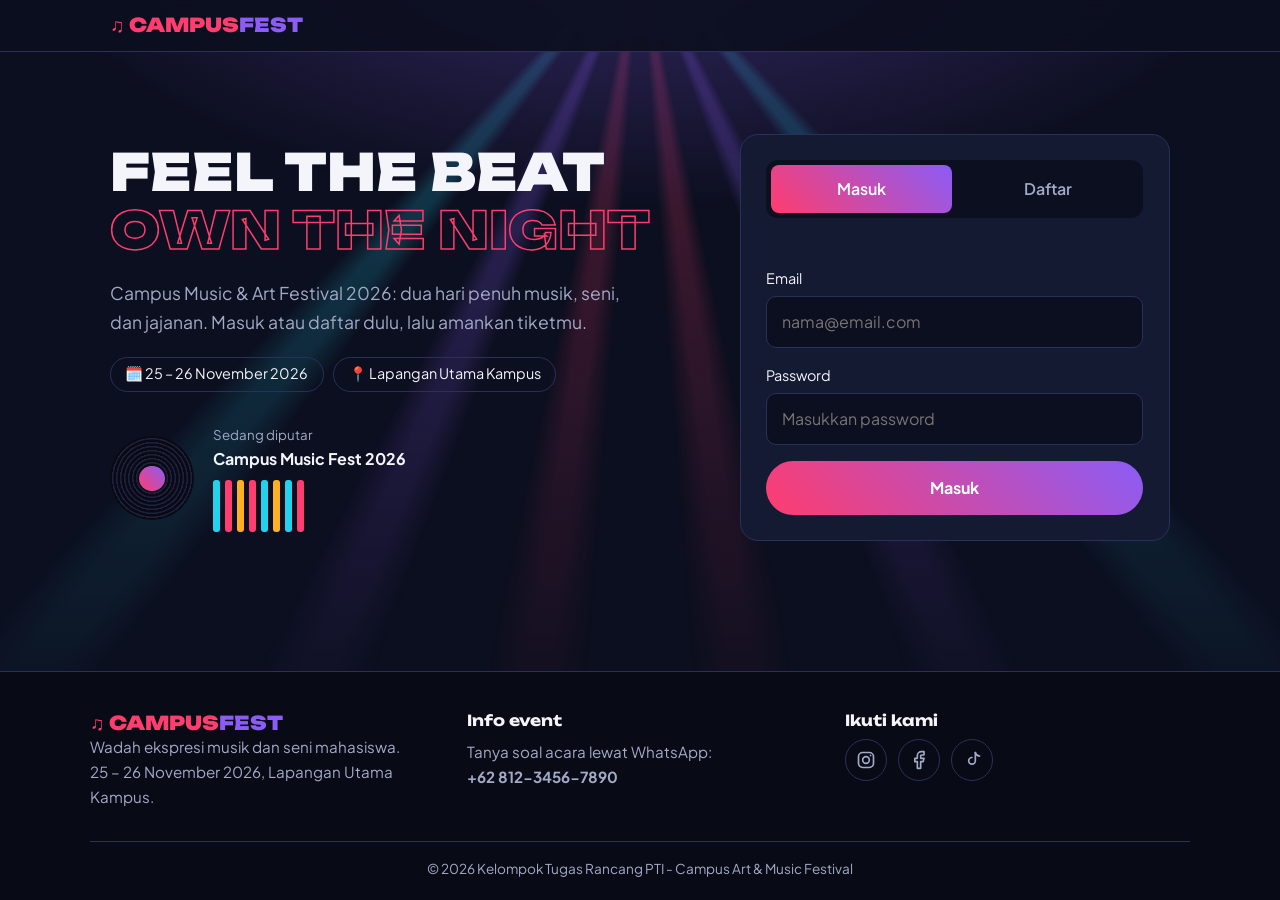
<file: Index.html>
<!DOCTYPE html>
<html lang="id">
<head>
    <meta charset="UTF-8">
    <meta name="viewport" content="width=device-width, initial-scale=1.0">
    <title>Campus Music Fest 2026 - Masuk</title>
    <link rel="stylesheet" href="CSS.css">
</head>
<body>
    <header>
        <nav class="navbar">
            <a class="logo" href="index.html">Campus<span>Fest</span></a>
        </nav>
    </header>

    <main class="container hero">
        <section class="intro">
            <h1>Feel the beat<span class="out">Own the night</span></h1>
            <p class="lead">Campus Music &amp; Art Festival 2026: dua hari penuh musik, seni, dan jajanan. Masuk atau daftar dulu, lalu amankan tiketmu.</p>
            <div class="chips"><span>🗓️ 25 – 26 November 2026</span><span>📍 Lapangan Utama Kampus</span></div>
            <div class="now" aria-hidden="true">
                <div class="vinyl"></div>
                <div>
                    <small>Sedang diputar</small>
                    <strong>Campus Music Fest 2026</strong>
                    <div class="eq"><i></i><i></i><i></i><i></i><i></i><i></i><i></i><i></i></div>
                </div>
            </div>
        </section>

        <section class="panel" id="authBox">
            <div class="tabs"><button type="button" class="on">Masuk</button><button type="button">Daftar</button></div>
            <p id="msg" role="alert"></p>

            <form id="loginForm">
                <div class="fg">
                    <label for="loginEmail">Email</label>
                    <input type="email" id="loginEmail" placeholder="nama@email.com" autocomplete="email" required>
                </div>
                <div class="fg">
                    <label for="loginPassword">Password</label>
                    <input type="password" id="loginPassword" placeholder="Masukkan password" autocomplete="current-password" required>
                </div>
                <button type="submit" class="btn">Masuk</button>
            </form>

            <form id="regForm" hidden>
                <div class="fg">
                    <label for="rName">Nama lengkap</label>
                    <input type="text" id="rName" name="name" placeholder="Masukkan nama lengkap" autocomplete="name" required>
                </div>
                <div class="fg">
                    <label for="rEmail">Email</label>
                    <input type="email" id="rEmail" name="email" placeholder="nama@email.com" autocomplete="email" required>
                </div>
                <div class="fg">
                    <label for="rPw">Password</label>
                    <input type="password" id="rPw" name="pw" placeholder="Minimal 6 karakter" autocomplete="new-password" required>
                </div>
                <div class="fg">
                    <label for="rPw2">Konfirmasi password</label>
                    <input type="password" id="rPw2" name="pw2" placeholder="Ketik ulang password" autocomplete="new-password" required>
                </div>
                <label>Kategori tiket</label>
                <div class="pick">
                    <label><input type="radio" name="ticket" value="Presale" checked><span>Presale <b>Rp 35.000</b></span></label>
                    <label><input type="radio" name="ticket" value="Regular"><span>Regular <b>Rp 50.000</b></span></label>
                    <label><input type="radio" name="ticket" value="VIP Pass"><span>VIP Pass <b>Rp 85.000</b></span></label>
                </div>
                <button type="submit" class="btn">Daftar &amp; amankan tiket</button>
            </form>
        </section>
    </main>

    <footer>
        <div class="f-grid">
            <div><div class="logo">Campus<span>Fest</span></div><p>Wadah ekspresi musik dan seni mahasiswa.<br>25 – 26 November 2026, Lapangan Utama Kampus.</p></div>
            <div><h3>Info event</h3><p>Tanya soal acara lewat WhatsApp:<br><a href="https://wa.me/6281234567890" target="_blank" rel="noopener"><strong>+62 812-3456-7890</strong></a></p></div>
            <div><h3>Ikuti kami</h3>
                <div class="social">
                    <a href="https://instagram.com/campusfest2026" target="_blank" rel="noopener" aria-label="Instagram"><svg viewBox="0 0 24 24"><rect x="3" y="3" width="18" height="18" rx="5"/><circle cx="12" cy="12" r="4"/><path d="M17.5 6.5h.01"/></svg></a>
                    <a href="https://facebook.com/campusfest2026" target="_blank" rel="noopener" aria-label="Facebook"><svg viewBox="0 0 24 24"><path d="M18 2h-3a5 5 0 0 0-5 5v3H7v4h3v8h4v-8h3l1-4h-4V7a1 1 0 0 1 1-1h3z"/></svg></a>
                    <a href="https://tiktok.com/@campusfest2026" target="_blank" rel="noopener" aria-label="TikTok"><svg viewBox="0 0 24 24"><path d="M16 3v10a4 4 0 1 1-4-4"/><path d="M16 3c.4 2.4 2.2 4 5 4.3"/></svg></a>
                </div>
            </div>
        </div>
        <p class="copy">&copy; 2026 Kelompok Tugas Rancang PTI - Campus Art &amp; Music Festival</p>
    </footer>
    <script src="script.js"></script>
</body>
</html>
</file>
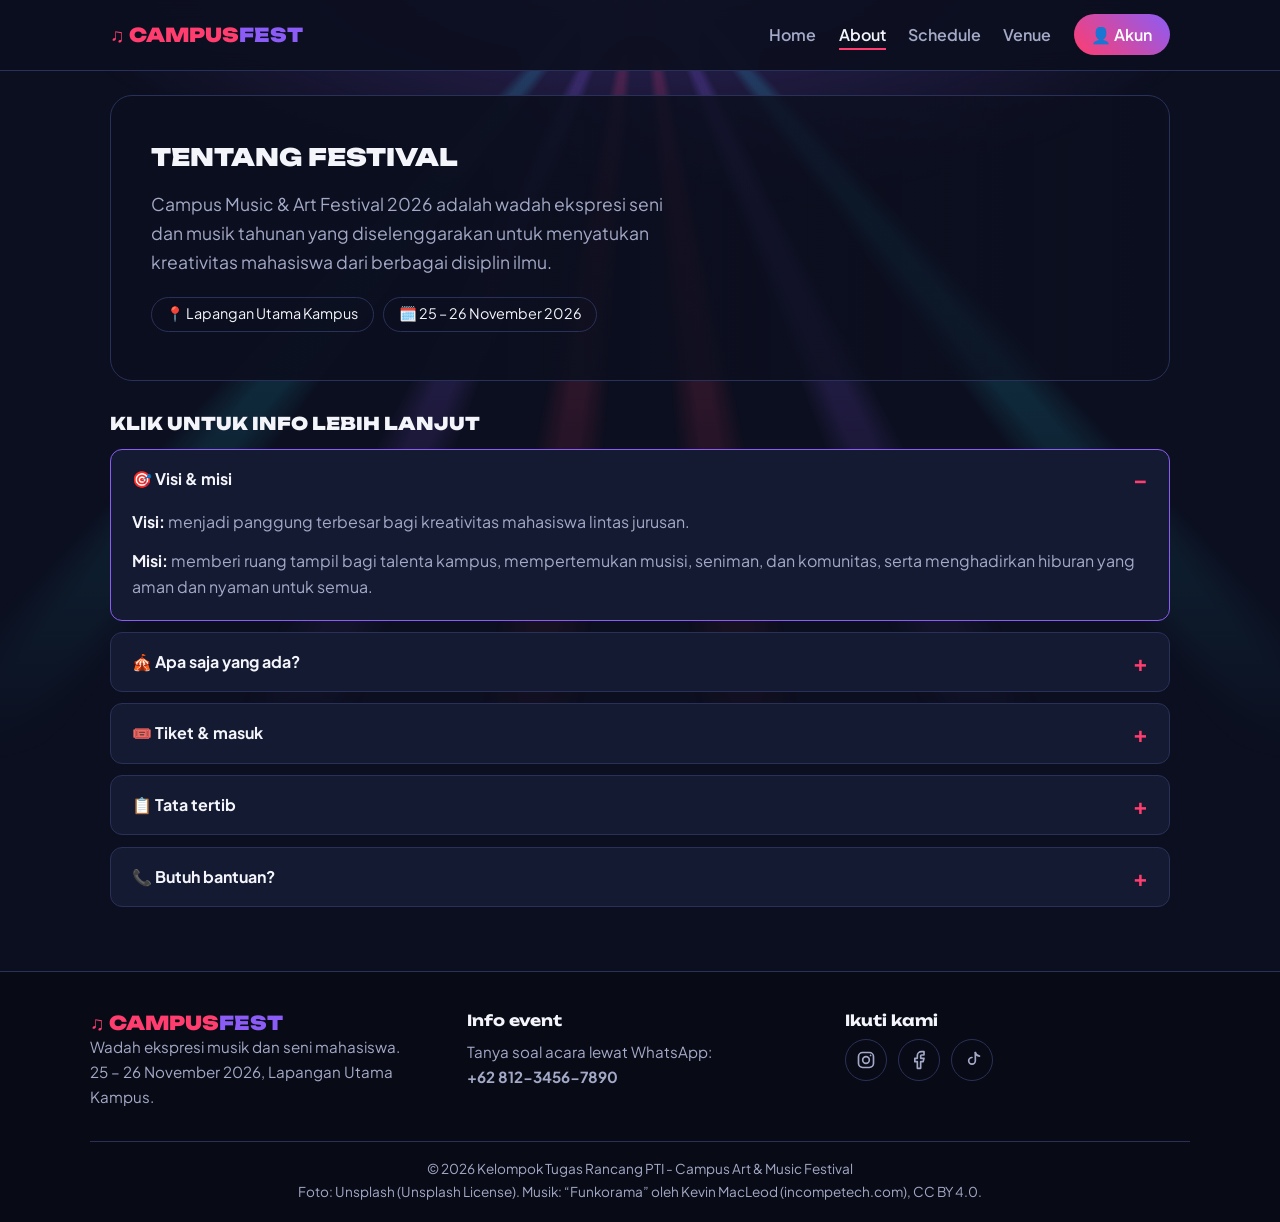
<file: About.html>
<!DOCTYPE html>
<html lang="id">
<head>
    <meta charset="UTF-8">
    <meta name="viewport" content="width=device-width, initial-scale=1.0">
    <title>About - Campus Music Fest 2026</title>
    <link rel="stylesheet" href="CSS.css">
</head>
<body>
    <header>
        <nav class="navbar">
            <a class="logo" href="index.html">Campus<span>Fest</span></a>
            <ul class="nav-links">
                <li><a href="home.html">Home</a></li>
                <li><a href="about.html" class="active">About</a></li>
                <li><a href="schedule.html">Schedule</a></li>
                <li><a href="venue.html">Venue</a></li>
                <li><button class="btn-nav" type="button" popovertarget="akun">👤 Akun</button></li>
            </ul>
        </nav>
    </header>
    <div id="akun" popover>
        <button class="x" type="button" popovertarget="akun" popovertargetaction="hide" aria-label="Tutup">✕</button>
        <iframe src="index.html#profil" title="Profil akun" loading="lazy"></iframe>
    </div>

    <main class="container">
        <!-- Sumber foto: https://unsplash.com/photos/gKgL1WlE5KM (Unsplash, foto oleh Nicolás Flor, Unsplash License) -->
        <section class="banner" style="--photo:url('https://images.unsplash.com/photo-1768053921689-1bc09db904c9?auto=format&amp;fit=crop&amp;w=1600&amp;q=70')">
        <h2 class="sec">Tentang festival</h2>
        <p class="lead">Campus Music &amp; Art Festival 2026 adalah wadah ekspresi seni dan musik tahunan yang diselenggarakan untuk menyatukan kreativitas mahasiswa dari berbagai disiplin ilmu.</p>
        <div class="chips"><span>📍 Lapangan Utama Kampus</span><span>🗓️ 25 – 26 November 2026</span></div>
        </section>

        <h3 class="sec" style="font-size:1.1rem">Klik untuk info lebih lanjut</h3>
        <div class="acc">
            <details name="info" open>
                <summary>🎯 Visi &amp; misi</summary>
                <div>
                    <p><b>Visi:</b> menjadi panggung terbesar bagi kreativitas mahasiswa lintas jurusan.</p>
                    <p><b>Misi:</b> memberi ruang tampil bagi talenta kampus, mempertemukan musisi, seniman, dan komunitas, serta menghadirkan hiburan yang aman dan nyaman untuk semua.</p>
                </div>
            </details>
            <details name="info">
                <summary>🎪 Apa saja yang ada?</summary>
                <div>
                    <ul>
                        <li>Live Concert: guest star nasional dan band lokal kampus.</li>
                        <li>Art Exhibition: karya seni digital, lukisan, dan instalasi.</li>
                        <li>Food &amp; Culinary: puluhan booth makanan dan minuman.</li>
                        <li>Open Mic &amp; Jam Session: panggung terbuka untuk mahasiswa.</li>
                    </ul>
                </div>
            </details>
            <details name="info">
                <summary>🎟️ Tiket &amp; masuk</summary>
                <div>
                    <p>Kategori tiket dipilih saat daftar di menu awal: Presale Rp 35.000, Regular Rp 50.000, dan VIP Pass Rp 85.000.</p>
                    <p>Kode e-ticket ada di profil akunmu (klik tombol Akun di navbar). Tunjukkan saat masuk area festival.</p>
                </div>
            </details>
            <details name="info">
                <summary>📋 Tata tertib</summary>
                <div>
                    <ul>
                        <li>Bawa e-ticket dan kartu identitas atau KTM.</li>
                        <li>Dilarang membawa senjata tajam dan barang berbahaya.</li>
                        <li>Jaga kebersihan area festival.</li>
                        <li>Hormati penampil dan sesama pengunjung.</li>
                    </ul>
                </div>
            </details>
            <details name="info">
                <summary>📞 Butuh bantuan?</summary>
                <div>
                    <p>Hubungi nomor info event di bagian bawah halaman, atau kirim pesan lewat Instagram, Facebook, dan TikTok kami.</p>
                </div>
            </details>
        </div>
    </main>

    <footer>
        <div class="f-grid">
            <div><div class="logo">Campus<span>Fest</span></div><p>Wadah ekspresi musik dan seni mahasiswa.<br>25 – 26 November 2026, Lapangan Utama Kampus.</p></div>
            <div><h3>Info event</h3><p>Tanya soal acara lewat WhatsApp:<br><a href="https://wa.me/6281234567890" target="_blank" rel="noopener"><strong>+62 812-3456-7890</strong></a></p></div>
            <div><h3>Ikuti kami</h3>
                <div class="social">
                    <a href="https://instagram.com/campusfest2026" target="_blank" rel="noopener" aria-label="Instagram"><svg viewBox="0 0 24 24"><rect x="3" y="3" width="18" height="18" rx="5"/><circle cx="12" cy="12" r="4"/><path d="M17.5 6.5h.01"/></svg></a>
                    <a href="https://facebook.com/campusfest2026" target="_blank" rel="noopener" aria-label="Facebook"><svg viewBox="0 0 24 24"><path d="M18 2h-3a5 5 0 0 0-5 5v3H7v4h3v8h4v-8h3l1-4h-4V7a1 1 0 0 1 1-1h3z"/></svg></a>
                    <a href="https://tiktok.com/@campusfest2026" target="_blank" rel="noopener" aria-label="TikTok"><svg viewBox="0 0 24 24"><path d="M16 3v10a4 4 0 1 1-4-4"/><path d="M16 3c.4 2.4 2.2 4 5 4.3"/></svg></a>
                </div>
            </div>
        </div>
        <p class="copy">&copy; 2026 Kelompok Tugas Rancang PTI - Campus Art &amp; Music Festival<br>Foto: Unsplash (Unsplash License). Musik: &ldquo;Funkorama&rdquo; oleh Kevin MacLeod (<a href="https://incompetech.com" target="_blank" rel="noopener">incompetech.com</a>), <a href="https://creativecommons.org/licenses/by/4.0/" target="_blank" rel="noopener">CC BY 4.0</a>.</p>
    </footer>
</body>
</html>
</file>
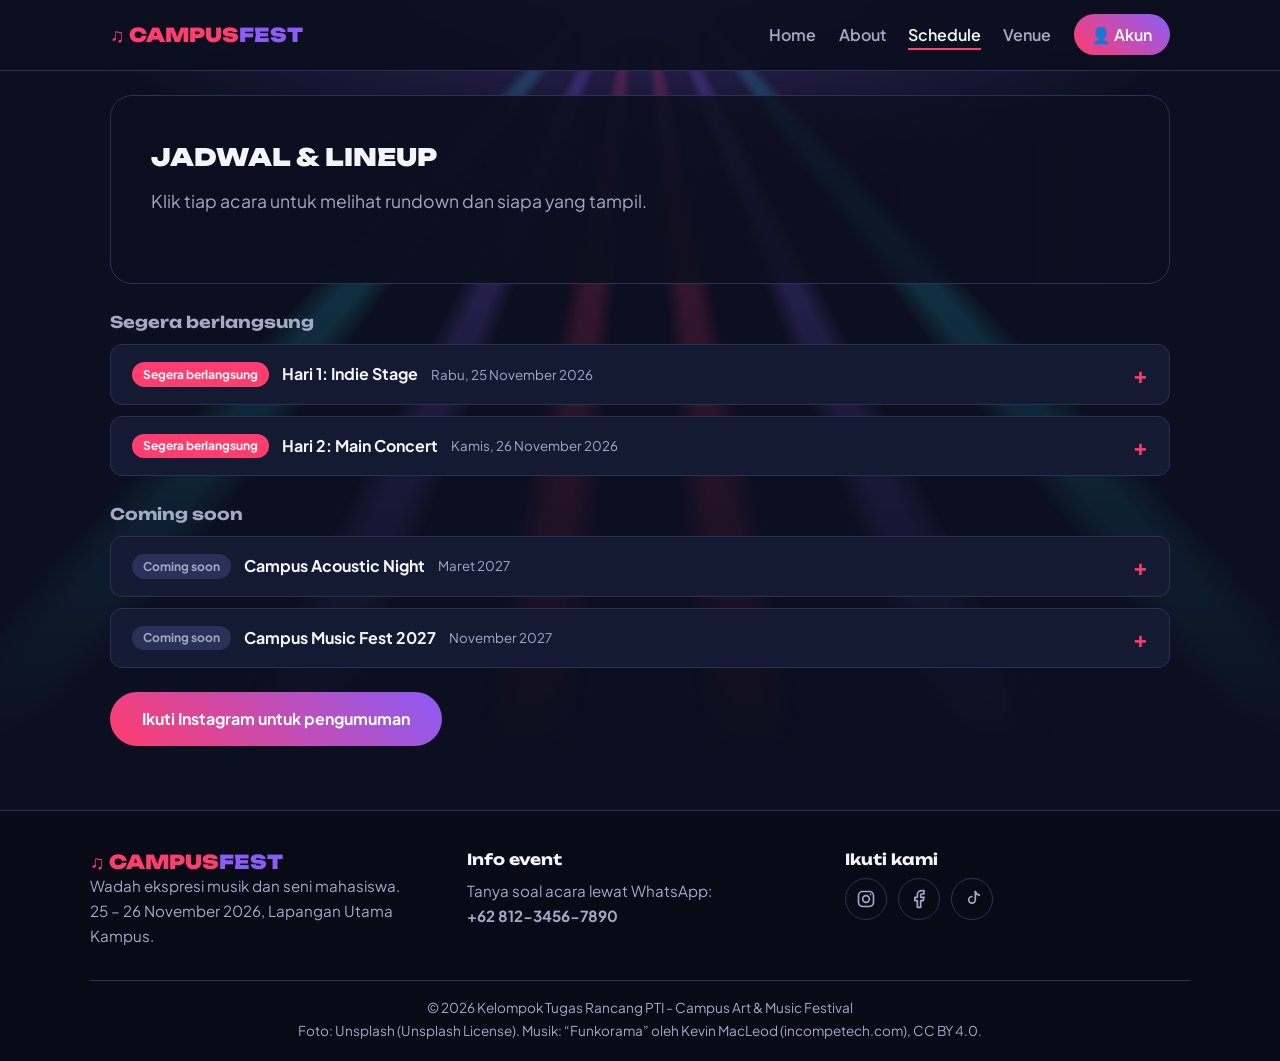
<file: schedule.html>
<!DOCTYPE html>
<html lang="id">
<head>
    <meta charset="UTF-8">
    <meta name="viewport" content="width=device-width, initial-scale=1.0">
    <title>Schedule - Campus Music Fest 2026</title>
    <link rel="stylesheet" href="CSS.css">
</head>
<body>
    <header>
        <nav class="navbar">
            <a class="logo" href="index.html">Campus<span>Fest</span></a>
            <ul class="nav-links">
                <li><a href="home.html">Home</a></li>
                <li><a href="about.html">About</a></li>
                <li><a href="schedule.html" class="active">Schedule</a></li>
                <li><a href="venue.html">Venue</a></li>
                <li><button class="btn-nav" type="button" popovertarget="akun">👤 Akun</button></li>
            </ul>
        </nav>
    </header>
    <div id="akun" popover>
        <button class="x" type="button" popovertarget="akun" popovertargetaction="hide" aria-label="Tutup">✕</button>
        <iframe src="index.html#profil" title="Profil akun" loading="lazy"></iframe>
    </div>

    <main class="container">
        <!-- Sumber foto: https://unsplash.com/photos/xdC1UrzmYiA (Unsplash, foto oleh Adedotun Adegborioye, Unsplash License) -->
        <section class="banner" style="--photo:url('https://images.unsplash.com/photo-1617405169156-4cf26e70605c?auto=format&amp;fit=crop&amp;w=1600&amp;q=70')">
        <h2 class="sec">Jadwal &amp; lineup</h2>
        <p class="lead" style="margin-top:0">Klik tiap acara untuk melihat rundown dan siapa yang tampil.</p>
        </section>

        <h3 class="sub">Segera berlangsung</h3>
        <div class="acc">
            <details>
                <summary><span class="st live">Segera berlangsung</span><b>Hari 1: Indie Stage</b><small>Rabu, 25 November 2026</small></summary>
                <div>
                    <table class="tbl">
                        <tr><th>Waktu</th><th>Acara</th><th>Pengisi</th></tr>
                        <tr><td>15.00 – 18.00</td><td>Student Band Performance</td><td>Kopi Pagi, Nada Rantau, Senja di Kampus</td></tr>
                        <tr><td>19.00 – 21.00</td><td>Indie Guest Star Night</td><td><b>Aruna Lestari</b> (guest star)</td></tr>
                    </table>
                    <p><b>Guest star:</b> Aruna Lestari, solois indie-folk dengan lagu akustik yang hangat.</p>
                    <p>Lokasi: Lapangan Utama Kampus.</p>
                </div>
            </details>
            <details>
                <summary><span class="st live">Segera berlangsung</span><b>Hari 2: Main Concert</b><small>Kamis, 26 November 2026</small></summary>
                <div>
                    <table class="tbl">
                        <tr><th>Waktu</th><th>Acara</th><th>Pengisi</th></tr>
                        <tr><td>16.00 – 18.00</td><td>Art Exhibition &amp; Workshop</td><td>Mahasiswa seni lintas jurusan</td></tr>
                        <tr><td>19.30 – 22.00</td><td>Main Guest Star Performance</td><td><b>Raka Mahendra</b> (guest star), Lintang Barat (band pembuka)</td></tr>
                    </table>
                    <p><b>Guest star:</b> Raka Mahendra, penyanyi pop-rock dengan band pengiringnya.</p>
                    <p>Lokasi: Lapangan Utama Kampus.</p>
                </div>
            </details>
        </div>

        <h3 class="sub">Coming soon</h3>
        <div class="acc">
            <details>
                <summary><span class="st later">Coming soon</span><b>Campus Acoustic Night</b><small>Maret 2027</small></summary>
                <div>
                    <p>Malam akustik santai di tengah kampus: panggung kecil, penonton dekat, lagu-lagu yang enak dinyanyikan bareng.</p>
                    <p><b>Guest star:</b> segera diumumkan. Tanggal pasti dan lokasi menyusul.</p>
                </div>
            </details>
            <details>
                <summary><span class="st later">Coming soon</span><b>Campus Music Fest 2027</b><small>November 2027</small></summary>
                <div>
                    <p>Edisi berikutnya dari festival tahunan, dengan panggung lebih besar dan lebih banyak kolaborasi lintas jurusan.</p>
                    <p><b>Guest star:</b> segera diumumkan.</p>
                </div>
            </details>
        </div>
        <a class="btn go" href="https://instagram.com/campusfest2026" target="_blank" rel="noopener">Ikuti Instagram untuk pengumuman</a>
    </main>

    <footer>
        <div class="f-grid">
            <div><div class="logo">Campus<span>Fest</span></div><p>Wadah ekspresi musik dan seni mahasiswa.<br>25 – 26 November 2026, Lapangan Utama Kampus.</p></div>
            <div><h3>Info event</h3><p>Tanya soal acara lewat WhatsApp:<br><a href="https://wa.me/6281234567890" target="_blank" rel="noopener"><strong>+62 812-3456-7890</strong></a></p></div>
            <div><h3>Ikuti kami</h3>
                <div class="social">
                    <a href="https://instagram.com/campusfest2026" target="_blank" rel="noopener" aria-label="Instagram"><svg viewBox="0 0 24 24"><rect x="3" y="3" width="18" height="18" rx="5"/><circle cx="12" cy="12" r="4"/><path d="M17.5 6.5h.01"/></svg></a>
                    <a href="https://facebook.com/campusfest2026" target="_blank" rel="noopener" aria-label="Facebook"><svg viewBox="0 0 24 24"><path d="M18 2h-3a5 5 0 0 0-5 5v3H7v4h3v8h4v-8h3l1-4h-4V7a1 1 0 0 1 1-1h3z"/></svg></a>
                    <a href="https://tiktok.com/@campusfest2026" target="_blank" rel="noopener" aria-label="TikTok"><svg viewBox="0 0 24 24"><path d="M16 3v10a4 4 0 1 1-4-4"/><path d="M16 3c.4 2.4 2.2 4 5 4.3"/></svg></a>
                </div>
            </div>
        </div>
        <p class="copy">&copy; 2026 Kelompok Tugas Rancang PTI - Campus Art &amp; Music Festival<br>Foto: Unsplash (Unsplash License). Musik: &ldquo;Funkorama&rdquo; oleh Kevin MacLeod (<a href="https://incompetech.com" target="_blank" rel="noopener">incompetech.com</a>), <a href="https://creativecommons.org/licenses/by/4.0/" target="_blank" rel="noopener">CC BY 4.0</a>.</p>
    </footer>
</body>
</html>
</file>
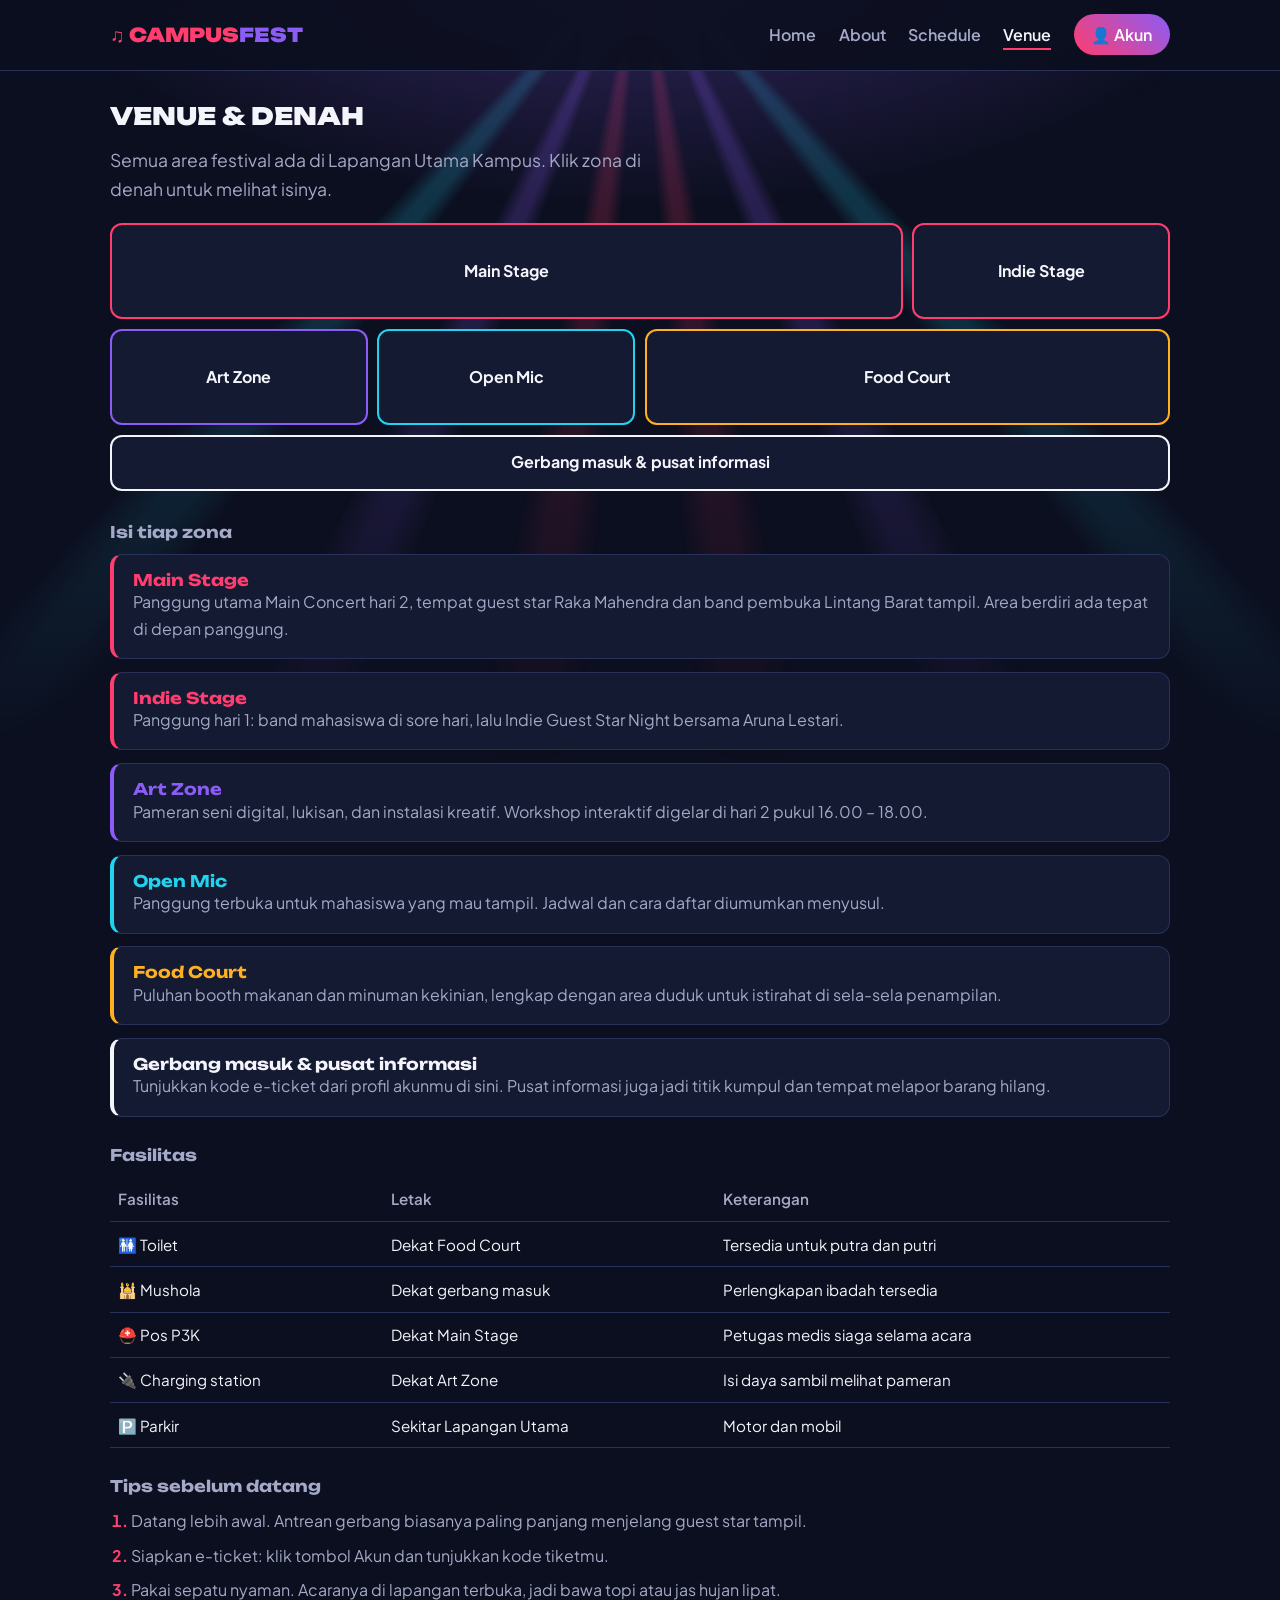
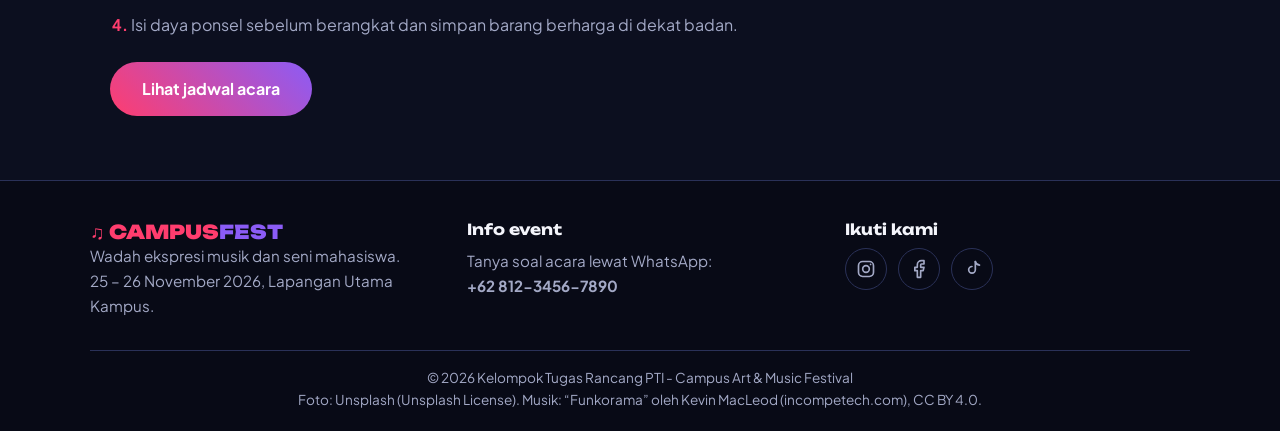
<file: venue.html>
<!DOCTYPE html>
<html lang="id">
<head>
    <meta charset="UTF-8">
    <meta name="viewport" content="width=device-width, initial-scale=1.0">
    <title>Venue - Campus Music Fest 2026</title>
    <link rel="stylesheet" href="CSS.css">
</head>
<body>
    <header>
        <nav class="navbar">
            <a class="logo" href="index.html">Campus<span>Fest</span></a>
            <ul class="nav-links">
                <li><a href="home.html">Home</a></li>
                <li><a href="about.html">About</a></li>
                <li><a href="schedule.html">Schedule</a></li>
                <li><a href="venue.html" class="active">Venue</a></li>
                <li><button class="btn-nav" type="button" popovertarget="akun">👤 Akun</button></li>
            </ul>
        </nav>
    </header>
    <div id="akun" popover>
        <button class="x" type="button" popovertarget="akun" popovertargetaction="hide" aria-label="Tutup">✕</button>
        <iframe src="index.html#profil" title="Profil akun" loading="lazy"></iframe>
    </div>

    <main class="container">
        <h2 class="sec">Venue &amp; denah</h2>
        <p class="lead" style="margin-top:0">Semua area festival ada di Lapangan Utama Kampus. Klik zona di denah untuk melihat isinya.</p>

        <nav class="map" aria-label="Denah festival">
            <a class="z" href="#z-main" style="--c:var(--pink);grid-area:main">Main Stage</a>
            <a class="z" href="#z-indie" style="--c:var(--pink);grid-area:indie">Indie Stage</a>
            <a class="z" href="#z-art" style="--c:var(--violet);grid-area:art">Art Zone</a>
            <a class="z" href="#z-mic" style="--c:var(--cyan);grid-area:mic">Open Mic</a>
            <a class="z" href="#z-food" style="--c:var(--amber);grid-area:food">Food Court</a>
            <a class="z" href="#z-gate" style="--c:var(--tx);grid-area:gate;min-height:56px">Gerbang masuk &amp; pusat informasi</a>
        </nav>

        <h3 class="sub">Isi tiap zona</h3>
        <div class="zones">
            <article class="zone" id="z-main" style="--c:var(--pink)">
                <h3>Main Stage</h3>
                <p>Panggung utama Main Concert hari 2, tempat guest star Raka Mahendra dan band pembuka Lintang Barat tampil. Area berdiri ada tepat di depan panggung.</p>
            </article>
            <article class="zone" id="z-indie" style="--c:var(--pink)">
                <h3>Indie Stage</h3>
                <p>Panggung hari 1: band mahasiswa di sore hari, lalu Indie Guest Star Night bersama Aruna Lestari.</p>
            </article>
            <article class="zone" id="z-art" style="--c:var(--violet)">
                <h3>Art Zone</h3>
                <p>Pameran seni digital, lukisan, dan instalasi kreatif. Workshop interaktif digelar di hari 2 pukul 16.00 – 18.00.</p>
            </article>
            <article class="zone" id="z-mic" style="--c:var(--cyan)">
                <h3>Open Mic</h3>
                <p>Panggung terbuka untuk mahasiswa yang mau tampil. Jadwal dan cara daftar diumumkan menyusul.</p>
            </article>
            <article class="zone" id="z-food" style="--c:var(--amber)">
                <h3>Food Court</h3>
                <p>Puluhan booth makanan dan minuman kekinian, lengkap dengan area duduk untuk istirahat di sela-sela penampilan.</p>
            </article>
            <article class="zone" id="z-gate" style="--c:var(--tx)">
                <h3>Gerbang masuk &amp; pusat informasi</h3>
                <p>Tunjukkan kode e-ticket dari profil akunmu di sini. Pusat informasi juga jadi titik kumpul dan tempat melapor barang hilang.</p>
            </article>
        </div>

        <h3 class="sub">Fasilitas</h3>
        <div class="tw">
            <table class="tbl">
                <tr><th>Fasilitas</th><th>Letak</th><th>Keterangan</th></tr>
                <tr><td>🚻 Toilet</td><td>Dekat Food Court</td><td>Tersedia untuk putra dan putri</td></tr>
                <tr><td>🕌 Mushola</td><td>Dekat gerbang masuk</td><td>Perlengkapan ibadah tersedia</td></tr>
                <tr><td>⛑️ Pos P3K</td><td>Dekat Main Stage</td><td>Petugas medis siaga selama acara</td></tr>
                <tr><td>🔌 Charging station</td><td>Dekat Art Zone</td><td>Isi daya sambil melihat pameran</td></tr>
                <tr><td>🅿️ Parkir</td><td>Sekitar Lapangan Utama</td><td>Motor dan mobil</td></tr>
            </table>
        </div>

        <h3 class="sub">Tips sebelum datang</h3>
        <ol class="steps">
            <li>Datang lebih awal. Antrean gerbang biasanya paling panjang menjelang guest star tampil.</li>
            <li>Siapkan e-ticket: klik tombol Akun dan tunjukkan kode tiketmu.</li>
            <li>Pakai sepatu nyaman. Acaranya di lapangan terbuka, jadi bawa topi atau jas hujan lipat.</li>
            <li>Isi daya ponsel sebelum berangkat dan simpan barang berharga di dekat badan.</li>
        </ol>
        <a class="btn go" href="schedule.html">Lihat jadwal acara</a>
    </main>

    <footer>
        <div class="f-grid">
            <div><div class="logo">Campus<span>Fest</span></div><p>Wadah ekspresi musik dan seni mahasiswa.<br>25 – 26 November 2026, Lapangan Utama Kampus.</p></div>
            <div><h3>Info event</h3><p>Tanya soal acara lewat WhatsApp:<br><a href="https://wa.me/6281234567890" target="_blank" rel="noopener"><strong>+62 812-3456-7890</strong></a></p></div>
            <div><h3>Ikuti kami</h3>
                <div class="social">
                    <a href="https://instagram.com/campusfest2026" target="_blank" rel="noopener" aria-label="Instagram"><svg viewBox="0 0 24 24"><rect x="3" y="3" width="18" height="18" rx="5"/><circle cx="12" cy="12" r="4"/><path d="M17.5 6.5h.01"/></svg></a>
                    <a href="https://facebook.com/campusfest2026" target="_blank" rel="noopener" aria-label="Facebook"><svg viewBox="0 0 24 24"><path d="M18 2h-3a5 5 0 0 0-5 5v3H7v4h3v8h4v-8h3l1-4h-4V7a1 1 0 0 1 1-1h3z"/></svg></a>
                    <a href="https://tiktok.com/@campusfest2026" target="_blank" rel="noopener" aria-label="TikTok"><svg viewBox="0 0 24 24"><path d="M16 3v10a4 4 0 1 1-4-4"/><path d="M16 3c.4 2.4 2.2 4 5 4.3"/></svg></a>
                </div>
            </div>
        </div>
        <p class="copy">&copy; 2026 Kelompok Tugas Rancang PTI - Campus Art &amp; Music Festival<br>Foto: Unsplash (Unsplash License). Musik: &ldquo;Funkorama&rdquo; oleh Kevin MacLeod (<a href="https://incompetech.com" target="_blank" rel="noopener">incompetech.com</a>), <a href="https://creativecommons.org/licenses/by/4.0/" target="_blank" rel="noopener">CC BY 4.0</a>.</p>
    </footer>
</body>
</html>
</file>
<file: CSS.css>
@import url("https://fonts.googleapis.com/css2?family=Plus+Jakarta+Sans:wght@400;600;700&family=Unbounded:wght@600;900&display=swap");

/* CampusFest | palet: ink/panel (latar), pink+violet (brand), amber+cyan (aksen) | font: Unbounded (judul) + Plus Jakarta Sans (isi) */

:root {
    --bg: #0c0f1f;
    --panel: #151a33;
    --line: #2a3158;
    --pink: #ff3d6e;
    --violet: #8b5cf6;
    --amber: #ffb020;
    --cyan: #22d3ee;
    --tx: #f4f5fb;
    --mut: #a3a9c6;
    --grad: linear-gradient(45deg,var(--pink),var(--violet));
}

* {
    margin: 0;
    padding: 0;
    box-sizing: border-box;
}

body {
    font-family: "Plus Jakarta Sans",system-ui,sans-serif;
    background: var(--bg);
    color: var(--tx);
    line-height: 1.65;
    min-height: 100vh;
    display: flex;
    flex-direction: column;
}

h1,h2,h3,.logo {
    font-family: "Unbounded",Impact,sans-serif;
    line-height: 1.15;
}

a {
    color: inherit;
    text-decoration: none;
}

:focus-visible {
    outline: 2px solid var(--amber);
    outline-offset: 3px;
}

.container {
    width: 100%;
    max-width: 1100px;
    margin: 0 auto;
    padding: 0 20px;
    flex: 1;
}

/* HEADER */

header {
    position: sticky;
    top: 0;
    z-index: 50;
    background: #0c0f1fe6;
    backdrop-filter: blur(10px);
    border-bottom: 1px solid var(--line);
}

.navbar {
    display: flex;
    justify-content: space-between;
    align-items: center;
    gap: 1rem;
    max-width: 1100px;
    margin: 0 auto;
    padding: .9rem 20px;
}

.logo {
    font-size: 1.2rem;
    font-weight: 900;
    color: var(--pink);
    text-transform: uppercase;
}

.logo::before {
    content: "♫ ";
}

.logo span {
    color: var(--violet);
}

a.logo:hover {
    filter: brightness(1.25);
}

.nav-links {
    display: flex;
    align-items: center;
    gap: 1.4rem;
    list-style: none;
}

.nav-links a {
    color: var(--mut);
    font-weight: 600;
    transition: color .2s;
}

.nav-links a:hover,.nav-links a.active {
    color: var(--tx);
}

.nav-links a.active {
    padding-bottom: 3px;
    box-shadow: 0 2px 0 var(--pink);
}

.btn-nav {
    background: var(--grad);
    padding: .45rem 1.1rem;
    border: 0;
    border-radius: 99px;
    color: #fff;
    font: inherit;
    font-weight: 600;
    cursor: pointer;
}

/* POPUP AKUN (HTML popover, tanpa JS) */

[popover] {
    width: min(380px,92vw);
    height: min(540px,85vh);
    padding: 0;
    border: 1px solid var(--line);
    border-radius: 18px;
    background: var(--panel);
    color: var(--tx);
    overflow: hidden;
}

[popover]::backdrop {
    background: #000b;
}

[popover] iframe {
    display: block;
    width: 100%;
    height: 100%;
    border: 0;
}

.x {
    position: absolute;
    top: .6rem;
    right: .6rem;
    width: 34px;
    height: 34px;
    border: 0;
    border-radius: 50%;
    background: var(--bg);
    color: var(--tx);
    cursor: pointer;
}

/* HERO */

.hero {
    display: grid;
    grid-template-columns: 1.15fr .85fr;
    gap: 3rem;
    align-items: center;
    padding-block: 4rem 3rem;
}

h1 {
    font-weight: 900;
    text-transform: uppercase;
    font-size: clamp(1.7rem,4.4vw,3.2rem);
}

h1 .out {
    display: block;
    color: transparent;
    -webkit-text-stroke: 1.5px var(--pink);
}

.lead {
    color: var(--mut);
    font-size: 1.1rem;
    max-width: 34rem;
    margin: 1.2rem 0;
}

.chips {
    display: flex;
    flex-wrap: wrap;
    gap: .6rem;
}

.chips span {
    border: 1px solid var(--line);
    border-radius: 99px;
    padding: .3rem .9rem;
    font-size: .9rem;
}

/* NOW PLAYING (vinyl + equalizer, murni CSS) */

.now {
    display: flex;
    align-items: center;
    gap: 1.2rem;
    margin-top: 2rem;
}

.now small,.now strong {
    display: block;
}

.now small {
    color: var(--mut);
}

.vinyl {
    width: 84px;
    height: 84px;
    flex: none;
    border-radius: 50%;
    position: relative;
    background: repeating-radial-gradient(#0a0a12 0 2px,#1d2040 3px 4px);
    animation: spin 5s linear infinite;
}

.vinyl::after {
    content: "";
    position: absolute;
    inset: 35%;
    border-radius: 50%;
    background: var(--grad);
}

.eq {
    display: flex;
    align-items: flex-end;
    gap: 5px;
    height: 52px;
    margin-top: .5rem;
}

.eq i {
    width: 7px;
    height: 100%;
    border-radius: 3px;
    background: var(--cyan);
    transform-origin: bottom;
    animation: eq .9s ease-in-out infinite alternate;
}

.eq i:nth-child(2n) {
    background: var(--pink);
    animation-duration: .6s;
}

.eq i:nth-child(3n) {
    background: var(--amber);
    animation-duration: 1.2s;
    animation-delay: -.5s;
}

@keyframes spin {
    to {
        transform: rotate(360deg);
    }
}

@keyframes eq {
    from {
        transform: scaleY(.15);
    }

    to {
        transform: scaleY(1);
    }
}

@keyframes fade {
    from {
        opacity: 0;
        transform: translateY(-6px);
    }
}

/* PANEL LOGIN / PROFIL */

.panel {
    background: var(--panel);
    border: 1px solid var(--line);
    border-radius: 18px;
    padding: 1.6rem;
}

.panel h2 {
    font-size: 1.3rem;
    margin-bottom: .4rem;
}

.tabs {
    display: flex;
    gap: 6px;
    background: var(--bg);
    padding: 5px;
    border-radius: 12px;
    margin-bottom: 1.2rem;
}

.tabs button {
    flex: 1;
    padding: .65rem;
    border: 0;
    border-radius: 8px;
    background: none;
    color: var(--mut);
    font: inherit;
    font-weight: 600;
    cursor: pointer;
}

.tabs .on {
    background: var(--grad);
    color: #fff;
}

.fg {
    margin-bottom: 1rem;
}

label {
    display: block;
    font-size: .9rem;
    margin-bottom: .3rem;
}

input {
    width: 100%;
    padding: .75rem .9rem;
    border-radius: 10px;
    border: 1px solid var(--line);
    background: var(--bg);
    color: var(--tx);
    font: inherit;
}

input:focus {
    outline: 0;
    border-color: var(--violet);
    box-shadow: 0 0 0 3px #8b5cf655;
}

.pick {
    display: grid;
    gap: .5rem;
    margin-bottom: 1.2rem;
}

.pick label {
    margin: 0;
}

.pick input {
    display: none;
}

.pick span {
    display: flex;
    justify-content: space-between;
    padding: .7rem .9rem;
    border: 1px solid var(--line);
    border-radius: 10px;
    cursor: pointer;
}

.pick input:checked+span {
    border-color: var(--pink);
    background: #ff3d6e1f;
}

.pick input:focus-visible+span {
    outline: 2px solid var(--amber);
}

.btn {
    display: block;
    width: 100%;
    padding: .85rem 1.4rem;
    border: 0;
    border-radius: 99px;
    background: var(--grad);
    color: #fff;
    font: inherit;
    font-weight: 700;
    text-align: center;
    cursor: pointer;
    transition: transform .2s;
}

.btn:hover {
    transform: translateY(-2px);
}

.btn.ghost {
    background: none;
    border: 1px solid var(--line);
    margin-top: .7rem;
}

.go {
    display: inline-block;
    width: auto;
    padding: .85rem 2rem;
    margin-top: 1.5rem;
}

#msg {
    min-height: 1.5rem;
    font-size: .9rem;
    margin-bottom: .4rem;
}

#msg.ok {
    color: #4ade80;
}

#msg.err {
    color: #ff7a9a;
}

.who {
    display: flex;
    align-items: center;
    gap: 1rem;
    margin-bottom: 1.2rem;
    padding-right: 2.4rem;
}

.av {
    width: 56px;
    height: 56px;
    flex: none;
    border-radius: 50%;
    background: var(--grad);
    display: grid;
    place-items: center;
    font: 900 1.4rem "Unbounded",sans-serif;
}

.who b {
    display: block;
    font-size: 1.1rem;
    overflow-wrap: anywhere;
}

.who small {
    color: var(--mut);
    overflow-wrap: anywhere;
}

dl {
    display: grid;
    grid-template-columns: auto 1fr;
    gap: .5rem 1rem;
    margin: 1rem 0;
}

dt {
    color: var(--mut);
}

dd {
    font-weight: 600;
}

.row {
    display: flex;
    gap: .7rem;
    margin-top: 1.2rem;
}

.row .btn {
    margin: 0;
}

/* PASS (Home) */

.ticket {
    background: var(--grad);
    border-radius: 18px;
    padding: 1.6rem;
    box-shadow: 0 18px 50px -18px var(--pink);
}

.ticket small {
    opacity: .85;
}

.ticket h3 {
    font-size: 1.8rem;
    font-weight: 900;
    text-transform: uppercase;
    margin: .2rem 0 .6rem;
}

.ticket hr {
    border: 0;
    border-top: 2px dashed #fff9;
    margin: 1.1rem 0;
}

.bar {
    height: 44px;
    border-radius: 3px;
    background: repeating-linear-gradient(90deg,#fff 0 2px,transparent 2px 5px,#fff 5px 8px,transparent 8px 11px);
}

.code {
    font-family: ui-monospace,monospace;
    letter-spacing: .15em;
}

/* JUDUL BAGIAN */

.sec {
    font-size: 1.5rem;
    font-weight: 900;
    text-transform: uppercase;
    margin: 2rem 0 1rem;
}

.sub {
    font-size: 1rem;
    font-weight: 700;
    color: var(--mut);
    margin: 1.8rem 0 .8rem;
}

/* KLIK-BUKA (details): accordion About, hari Schedule, kotak highlight Home */

.acc {
    display: grid;
    gap: .7rem;
}

details {
    background: var(--panel);
    border: 1px solid var(--line);
    border-radius: 12px;
}

details[open] {
    border-color: var(--violet);
}

summary {
    display: flex;
    align-items: center;
    gap: .8rem;
    flex-wrap: wrap;
    cursor: pointer;
    padding: 1rem 1.3rem;
    font-weight: 700;
    list-style: none;
}

summary::-webkit-details-marker {
    display: none;
}

summary::after {
    content: "+";
    margin-left: auto;
    color: var(--pink);
    font-size: 1.4rem;
    line-height: 1;
}

details[open] summary::after {
    content: "–";
}

summary small {
    color: var(--mut);
    font-weight: 400;
}

details>div {
    padding: 0 1.3rem 1.2rem;
    color: var(--mut);
    overflow-x: auto;
}

details[open]>div {
    animation: fade .3s;
}

details>div>*+* {
    margin-top: .8rem;
}

details a {
    color: var(--cyan);
    text-decoration: underline;
}

details b {
    color: var(--tx);
}

.card-grid {
    display: grid;
    grid-template-columns: repeat(2,1fr);
    gap: 1.2rem;
    align-items: start;
}

.card {
    border-top: 4px solid var(--c);
    border-radius: 14px;
}

.card[open] {
    border-color: var(--c);
}

.card summary {
    display: grid;
    gap: .3rem;
    position: relative;
    padding: 1.4rem 1.3rem;
}

.card summary::after {
    position: absolute;
    top: 1.2rem;
    right: 1.3rem;
}

.card .ic {
    font-size: 1.8rem;
}

.card h3 {
    font-size: 1.2rem;
    font-weight: 900;
    text-transform: uppercase;
    color: var(--c);
}

.card .d {
    color: var(--mut);
    font-weight: 400;
    font-size: .95rem;
}

.tags {
    display: flex;
    flex-wrap: wrap;
    gap: .5rem;
    list-style: none;
}

.tags li {
    font-size: .85rem;
    padding: .2rem .8rem;
    border: 1px solid var(--c);
    border-radius: 99px;
    color: var(--tx);
}

.st {
    font-size: .75rem;
    font-weight: 700;
    padding: .15rem .7rem;
    border-radius: 99px;
    color: #fff;
}

.st.live {
    background: var(--pink);
}

.st.later {
    background: var(--line);
    color: var(--mut);
}

.tbl {
    width: 100%;
    border-collapse: collapse;
    font-size: .95rem;
}

.tbl th,.tbl td {
    text-align: left;
    padding: .6rem .5rem;
    border-bottom: 1px solid var(--line);
    vertical-align: top;
}

.tbl th {
    color: var(--mut);
    font-weight: 600;
}

.tbl td:first-child {
    white-space: nowrap;
    color: var(--tx);
}

/* FOOTER */

footer {
    margin-top: 4rem;
    padding: 2.5rem 20px 1.2rem;
    background: #080a16;
    border-top: 1px solid var(--line);
    color: var(--mut);
    font-size: .95rem;
}

.f-grid {
    display: grid;
    grid-template-columns: repeat(auto-fit,minmax(220px,1fr));
    gap: 2rem;
    max-width: 1100px;
    margin: 0 auto;
}

footer h3 {
    color: var(--tx);
    font-size: .95rem;
    margin-bottom: .6rem;
}

footer a:hover {
    color: var(--tx);
}

.social {
    display: flex;
    gap: .7rem;
}

.social a {
    width: 42px;
    height: 42px;
    display: grid;
    place-items: center;
    border: 1px solid var(--line);
    border-radius: 50%;
    transition: background .2s;
}

.social a:hover {
    background: var(--grad);
    color: #fff;
    border-color: transparent;
}

.social svg {
    width: 20px;
    height: 20px;
    fill: none;
    stroke: currentColor;
    stroke-width: 2;
    stroke-linecap: round;
    stroke-linejoin: round;
}

.copy {
    max-width: 1100px;
    margin: 2rem auto 0;
    padding-top: 1rem;
    border-top: 1px solid var(--line);
    text-align: center;
    font-size: .85rem;
}

/* MODE MINI: index.html#profil dibuka di popup Akun (hanya panel profil) */

.embed {
    background: var(--panel);
}

.embed header,.embed footer,.embed .intro {
    display: none;
}

.embed .container {
    padding: 0;
    max-width: none;
}

.embed .hero {
    display: block;
    padding-block: 0;
}

.embed .panel {
    min-height: 100vh;
    border: 0;
    border-radius: 0;
}

@media (max-width:820px) {
    .hero,.card-grid {
        grid-template-columns: 1fr;
    }

    .hero {
        padding-block: 2rem;
    }

    .navbar {
        flex-direction: column;
        gap: .6rem;
    }

    .nav-links {
        flex-wrap: wrap;
        justify-content: center;
        gap: .9rem;
    }
}

@media (prefers-reduced-motion:reduce) {
    * {
        transition: none !important;
    }

    details[open]>div {
        animation: none;
    }
}

/* ===== BACKGROUND PANGGUNG, FOTO, MUSIK LATAR ===== */

html {
    color-scheme: dark;
    scrollbar-color: var(--line) var(--bg);
}

::selection {
    background: var(--pink);
    color: #fff;
}

/* lampu sorot panggung, murni CSS */

body::before {
    content: "";
    position: fixed;
    inset: 0;
    z-index: -1;
    pointer-events: none;
    background: radial-gradient(70% 45% at 50% -8%,#8b5cf655,transparent 70%),conic-gradient(from 180deg at 50% -6%,transparent 0 4deg,#ff3d6e30 7deg 9deg,transparent 12deg 20deg,#8b5cf638 23deg 25deg,transparent 28deg 36deg,#22d3ee30 39deg 41deg,transparent 44deg 316deg,#22d3ee30 319deg 321deg,transparent 324deg 332deg,#8b5cf638 335deg 337deg,transparent 340deg 348deg,#ff3d6e30 351deg 353deg,transparent 356deg 360deg);
    -webkit-mask-image: linear-gradient(#000 25%,transparent 85%);
    mask-image: linear-gradient(#000 25%,transparent 85%);
}

/* foto latar menu awal (sumber ada di komentar HTML) */

body.photo {
    background: linear-gradient(#0c0f1fb3,#0c0f1fe6 55%,var(--bg)) fixed,var(--photo) center top/cover fixed;
}

body.photo .panel {
    background: #151a33e0;
    backdrop-filter: blur(12px);
}

body.embed {
    background: var(--panel);
}

.embed::before {
    display: none;
}

/* banner foto (Home, About, Schedule) */

.banner {
    margin-top: 1.5rem;
    padding: 3rem 2.5rem;
    border: 1px solid var(--line);
    border-radius: 22px;
    background: linear-gradient(90deg,#0c0f1ff2 35%,#0c0f1f99),var(--photo) center/cover;
}

.banner .sec:first-child {
    margin-top: 0;
}

/* kotak highlight dengan foto */

.card {
    overflow: hidden;
}

.card summary {
    padding: 0 0 1.2rem;
}

.card summary>:not(img) {
    padding-inline: 1.3rem;
}

.card summary::after {
    top: .8rem;
    right: .8rem;
    width: 34px;
    height: 34px;
    display: grid;
    place-items: center;
    border-radius: 50%;
    background: #0c0f1fd9;
    z-index: 1;
}

.card img {
    display: block;
    width: 100%;
    aspect-ratio: 16/10;
    object-fit: cover;
    background: var(--line);
    transition: transform .5s;
}

.card:hover img {
    transform: scale(1.04);
}

.card:hover {
    box-shadow: 0 16px 40px -18px var(--c);
}

.card h3 {
    margin-top: .6rem;
}

.src {
    font-size: .8rem;
}

/* pemutar musik latar: gerak hanya saat musik diputar */

button.vinyl {
    border: 0;
    padding: 0;
    cursor: pointer;
}

button.vinyl:hover {
    box-shadow: 0 0 0 4px #ff3d6e55;
}

.now small a {
    text-decoration: underline;
}

.now .vinyl,.now .eq i {
    animation-play-state: paused;
}

.now.playing .vinyl,.now.playing .eq i {
    animation-play-state: running;
}

.eq i:nth-child(4n/**/+1) {
    animation-delay: -.1s;
}

.eq i:nth-child(4n/**/+2) {
    animation-delay: -.35s;
}

.eq i:nth-child(4n/**/+3) {
    animation-delay: -.6s;
}

.eq i:nth-child(4n) {
    animation-delay: -.2s;
}

@media (max-width:820px) {
    .banner {
        padding: 1.8rem 1.4rem;
    }
}

/* VENUE: denah (CSS grid) + isi zona (:target, tanpa JS) */

@media (prefers-reduced-motion:no-preference) {
    html {
        scroll-behavior: smooth;
    }
}

.map {
    display: grid;
    grid-template-columns: repeat(4,1fr);
    grid-template-areas: "main main main indie" "art mic food food" "gate gate gate gate";
    gap: .6rem;
    margin: 1rem 0 2rem;
}

.z {
    display: grid;
    place-items: center;
    min-height: 96px;
    padding: .6rem;
    border: 2px solid var(--c);
    border-radius: 12px;
    background: var(--panel);
    font-weight: 700;
    text-align: center;
    transition: background .2s,color .2s;
}

.z:hover,.z:focus-visible {
    background: var(--c);
    color: var(--bg);
}

.zones {
    display: grid;
    gap: .8rem;
}

.zone {
    padding: 1rem 1.2rem;
    border: 1px solid var(--line);
    border-left: 4px solid var(--c);
    border-radius: 12px;
    background: var(--panel);
    scroll-margin-top: 5.5rem;
}

.zone:target {
    box-shadow: 0 0 0 2px var(--c);
}

.zone h3 {
    font-size: 1rem;
    color: var(--c);
}

.zone p {
    color: var(--mut);
}

.tw {
    overflow-x: auto;
}

.steps {
    margin-left: 1.3rem;
    color: var(--mut);
}

.steps li+li {
    margin-top: .5rem;
}

.steps li::marker {
    color: var(--pink);
    font-weight: 700;
}
</file>
